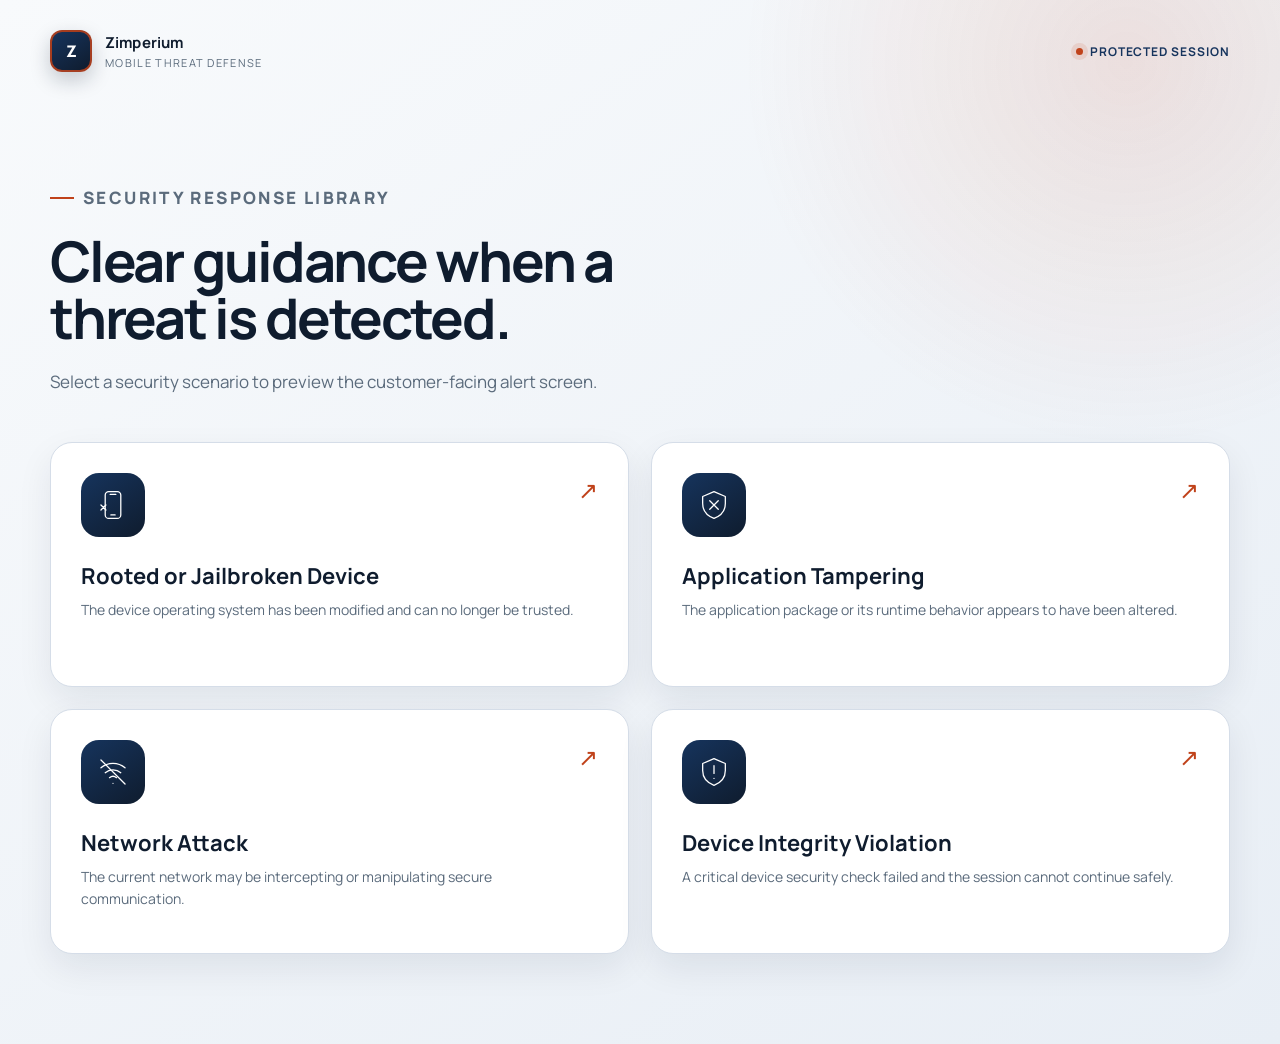
<file: index.html>
<!doctype html>
<html lang="en">
<head>
  <meta charset="utf-8">
  <meta name="viewport" content="width=device-width, initial-scale=1">
  <meta name="theme-color" content="#16345D">
  <title>Zimperium Security Alert Pages</title>
  <link rel="preconnect" href="https://fonts.googleapis.com">
  <link rel="preconnect" href="https://fonts.gstatic.com" crossorigin>
  <link href="https://fonts.googleapis.com/css2?family=Manrope:wght@500;700;800&display=swap" rel="stylesheet">
  <link rel="stylesheet" href="styles.css">
</head>
<body>
  <header class="site-header">
    <a class="brand" href="index.html" aria-label="Zimperium security home">
      <span class="brand-mark" aria-hidden="true">Z</span>
      <span class="brand-copy">
        <strong>Zimperium</strong>
        <span>Mobile Threat Defense</span>
      </span>
    </a>
    <span class="secure-label">Protected session</span>
  </header>

  <main class="gallery-main">
    <section class="gallery-heading">
      <p class="eyebrow">Security response library</p>
      <h1>Clear guidance when a threat is detected.</h1>
      <p>Select a security scenario to preview the customer-facing alert screen.</p>
    </section>

    <section class="gallery-grid" aria-label="Security alert page previews">
      <a class="gallery-card" href="rooted-device.html" target="_blank" rel="noopener">
        <span class="small-icon" aria-hidden="true">
          <svg viewBox="0 0 48 48">
            <rect x="13" y="5" width="22" height="38" rx="5"/>
            <path d="M20 9h8M21 38h6M7 31l7-7M7 24l7 7"/>
          </svg>
        </span>
        <span class="arrow" aria-hidden="true">↗</span>
        <h2>Rooted or Jailbroken Device</h2>
        <p>The device operating system has been modified and can no longer be trusted.</p>
      </a>

      <a class="gallery-card" href="tampering.html" target="_blank" rel="noopener">
        <span class="small-icon" aria-hidden="true">
          <svg viewBox="0 0 48 48">
            <path d="M24 5l16 7v10c0 10-6.7 17.4-16 21-9.3-3.6-16-11-16-21V12l16-7z"/>
            <path d="M18 18l12 12M30 18L18 30"/>
          </svg>
        </span>
        <span class="arrow" aria-hidden="true">↗</span>
        <h2>Application Tampering</h2>
        <p>The application package or its runtime behavior appears to have been altered.</p>
      </a>

      <a class="gallery-card" href="network-attack.html" target="_blank" rel="noopener">
        <span class="small-icon" aria-hidden="true">
          <svg viewBox="0 0 48 48">
            <path d="M7 18a26 26 0 0134 0M13 25a17 17 0 0122 0M19 32a8 8 0 0110 0"/>
            <path d="M24 40h.01M7 7l34 34"/>
          </svg>
        </span>
        <span class="arrow" aria-hidden="true">↗</span>
        <h2>Network Attack</h2>
        <p>The current network may be intercepting or manipulating secure communication.</p>
      </a>

      <a class="gallery-card" href="device-integrity.html" target="_blank" rel="noopener">
        <span class="small-icon" aria-hidden="true">
          <svg viewBox="0 0 48 48">
            <path d="M24 5l16 7v10c0 10-6.7 17.4-16 21-9.3-3.6-16-11-16-21V12l16-7z"/>
            <path d="M24 15v11M24 33h.01"/>
          </svg>
        </span>
        <span class="arrow" aria-hidden="true">↗</span>
        <h2>Device Integrity Violation</h2>
        <p>A critical device security check failed and the session cannot continue safely.</p>
      </a>
    </section>
  </main>
</body>
</html>
</file>
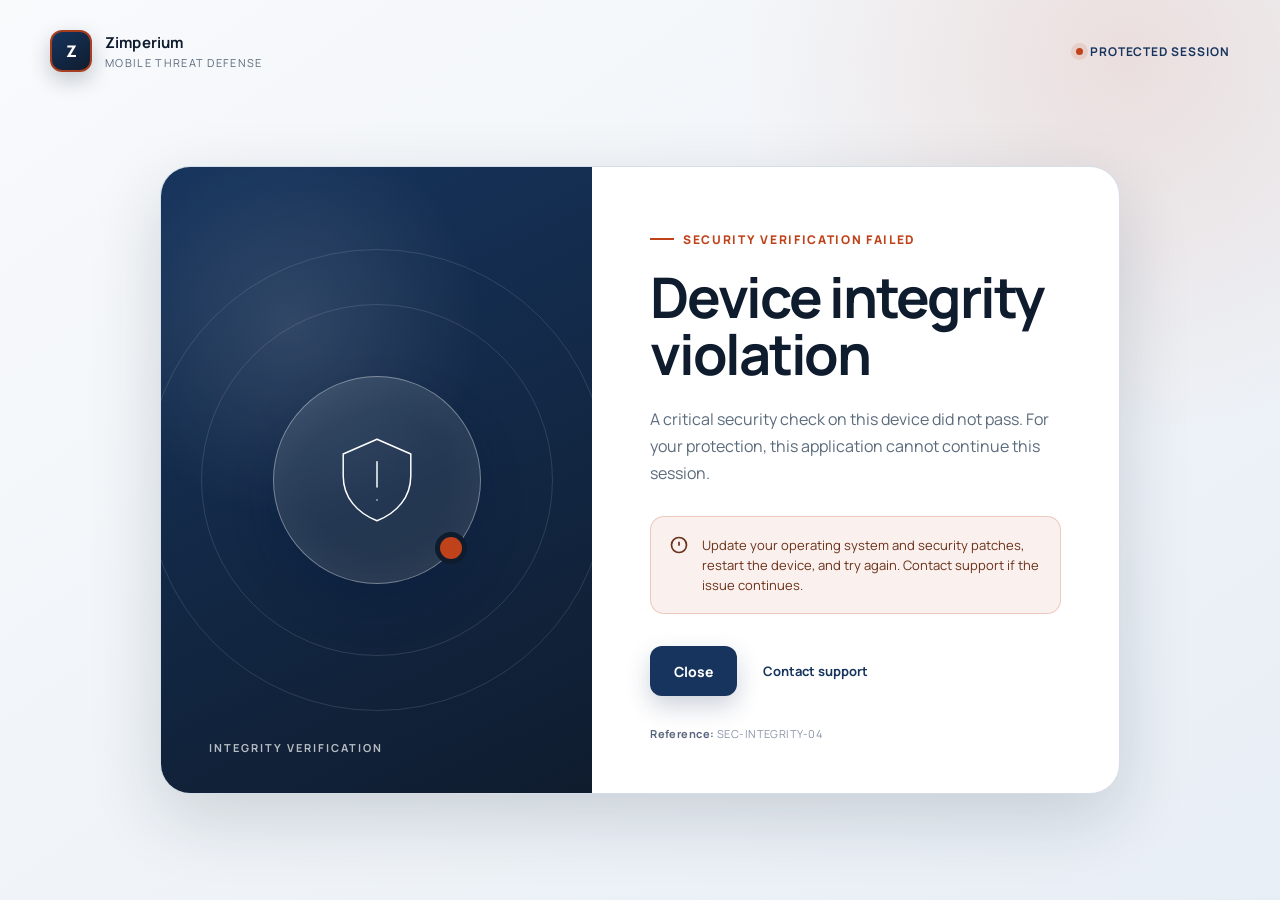
<file: device-integrity.html>
<!doctype html>
<html lang="en">
<head>
  <meta charset="utf-8">
  <meta name="viewport" content="width=device-width, initial-scale=1">
  <meta name="theme-color" content="#16345D">
  <title>Device Integrity Violation | Zimperium</title>
  <link rel="preconnect" href="https://fonts.googleapis.com">
  <link rel="preconnect" href="https://fonts.gstatic.com" crossorigin>
  <link href="https://fonts.googleapis.com/css2?family=Manrope:wght@500;700;800&display=swap" rel="stylesheet">
  <link rel="stylesheet" href="styles.css">
</head>
<body>
  <header class="site-header">
    <a class="brand" href="index.html" aria-label="Back to security alert previews">
      <span class="brand-mark" aria-hidden="true">Z</span>
      <span class="brand-copy">
        <strong>Zimperium</strong>
        <span>Mobile Threat Defense</span>
      </span>
    </a>
    <span class="secure-label">Protected session</span>
  </header>

  <main class="alert-layout">
    <article class="alert-card" aria-labelledby="alert-title">
      <section class="visual-panel" aria-hidden="true">
        <div class="icon-orbit">
          <svg class="threat-icon" viewBox="0 0 120 120">
            <path d="M60 13l39 17v25c0 25-16 43-39 52-23-9-39-27-39-52V30l39-17z"/>
            <path d="M60 39v29M60 83h.01"/>
          </svg>
        </div>
        <span class="visual-caption">Integrity verification</span>
      </section>

      <section class="content-panel">
        <p class="eyebrow">Security verification failed</p>
        <h1 id="alert-title">Device integrity violation</h1>
        <p class="description">A critical security check on this device did not pass. For your protection, this application cannot continue this session.</p>
        <div class="notice">
          <svg viewBox="0 0 24 24" fill="none" stroke="currentColor" stroke-width="2" aria-hidden="true">
            <circle cx="12" cy="12" r="9"/><path d="M12 8v5M12 17h.01"/>
          </svg>
          <span>Update your operating system and security patches, restart the device, and try again. Contact support if the issue continues.</span>
        </div>
        <div class="actions">
          <button class="button" type="button" onclick="window.close()">Close</button>
          <a class="support-link" href="https://www.zimperium.com/support/" target="_blank" rel="noopener">Contact support</a>
        </div>
        <p class="reference"><strong>Reference:</strong> SEC-INTEGRITY-04</p>
      </section>
    </article>
  </main>
</body>
</html>
</file>
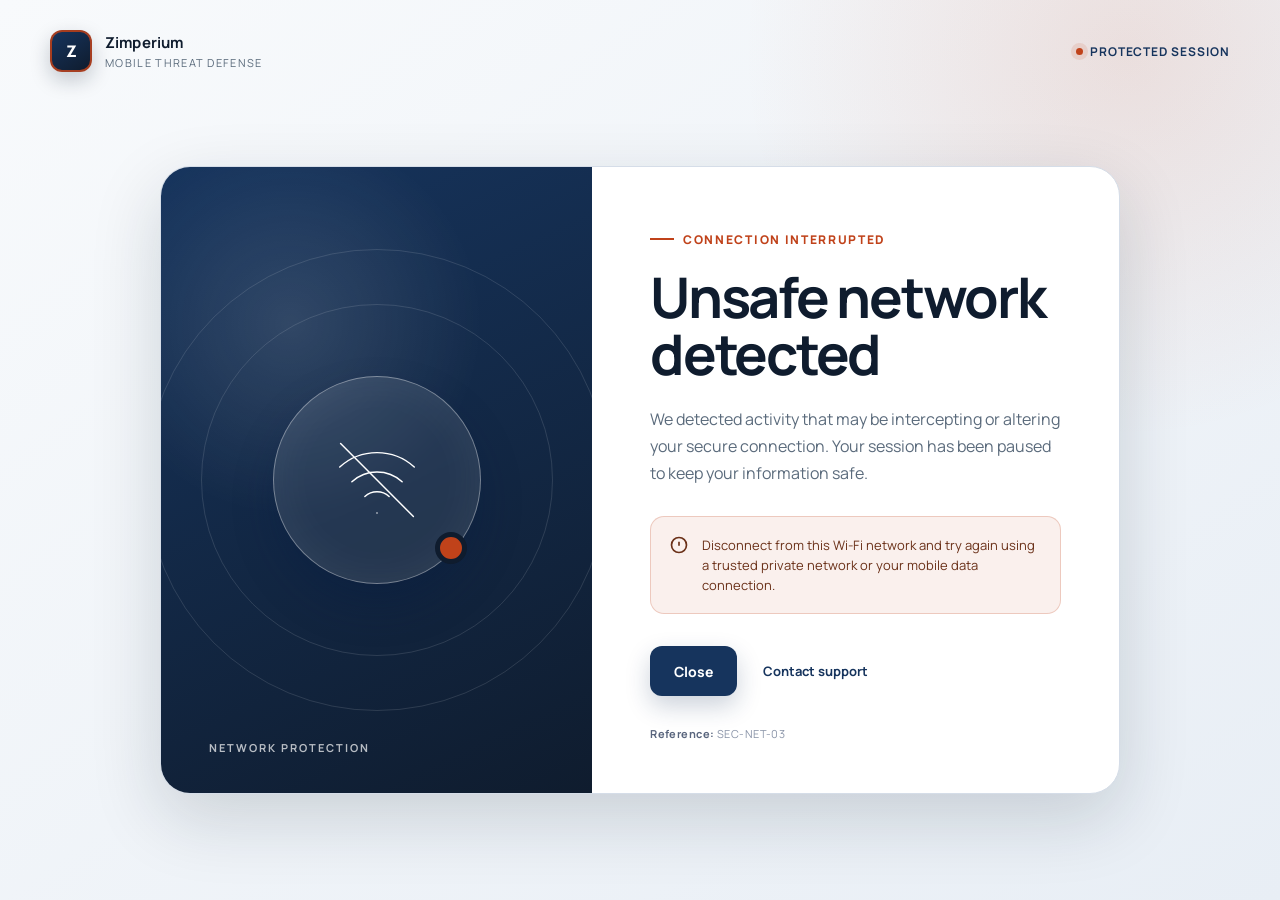
<file: network-attack.html>
<!doctype html>
<html lang="en">
<head>
  <meta charset="utf-8">
  <meta name="viewport" content="width=device-width, initial-scale=1">
  <meta name="theme-color" content="#16345D">
  <title>Unsafe Network Detected | Zimperium</title>
  <link rel="preconnect" href="https://fonts.googleapis.com">
  <link rel="preconnect" href="https://fonts.gstatic.com" crossorigin>
  <link href="https://fonts.googleapis.com/css2?family=Manrope:wght@500;700;800&display=swap" rel="stylesheet">
  <link rel="stylesheet" href="styles.css">
</head>
<body>
  <header class="site-header">
    <a class="brand" href="index.html" aria-label="Back to security alert previews">
      <span class="brand-mark" aria-hidden="true">Z</span>
      <span class="brand-copy">
        <strong>Zimperium</strong>
        <span>Mobile Threat Defense</span>
      </span>
    </a>
    <span class="secure-label">Protected session</span>
  </header>

  <main class="alert-layout">
    <article class="alert-card" aria-labelledby="alert-title">
      <section class="visual-panel" aria-hidden="true">
        <div class="icon-orbit">
          <svg class="threat-icon" viewBox="0 0 120 120">
            <path d="M17 45a64 64 0 0186 0M31 62a43 43 0 0158 0M46 79a21 21 0 0128 0"/>
            <path d="M60 98h.01M18 18l84 84"/>
          </svg>
        </div>
        <span class="visual-caption">Network protection</span>
      </section>

      <section class="content-panel">
        <p class="eyebrow">Connection interrupted</p>
        <h1 id="alert-title">Unsafe network detected</h1>
        <p class="description">We detected activity that may be intercepting or altering your secure connection. Your session has been paused to keep your information safe.</p>
        <div class="notice">
          <svg viewBox="0 0 24 24" fill="none" stroke="currentColor" stroke-width="2" aria-hidden="true">
            <circle cx="12" cy="12" r="9"/><path d="M12 8v5M12 17h.01"/>
          </svg>
          <span>Disconnect from this Wi-Fi network and try again using a trusted private network or your mobile data connection.</span>
        </div>
        <div class="actions">
          <button class="button" type="button" onclick="window.close()">Close</button>
          <a class="support-link" href="https://www.zimperium.com/support/" target="_blank" rel="noopener">Contact support</a>
        </div>
        <p class="reference"><strong>Reference:</strong> SEC-NET-03</p>
      </section>
    </article>
  </main>
</body>
</html>
</file>
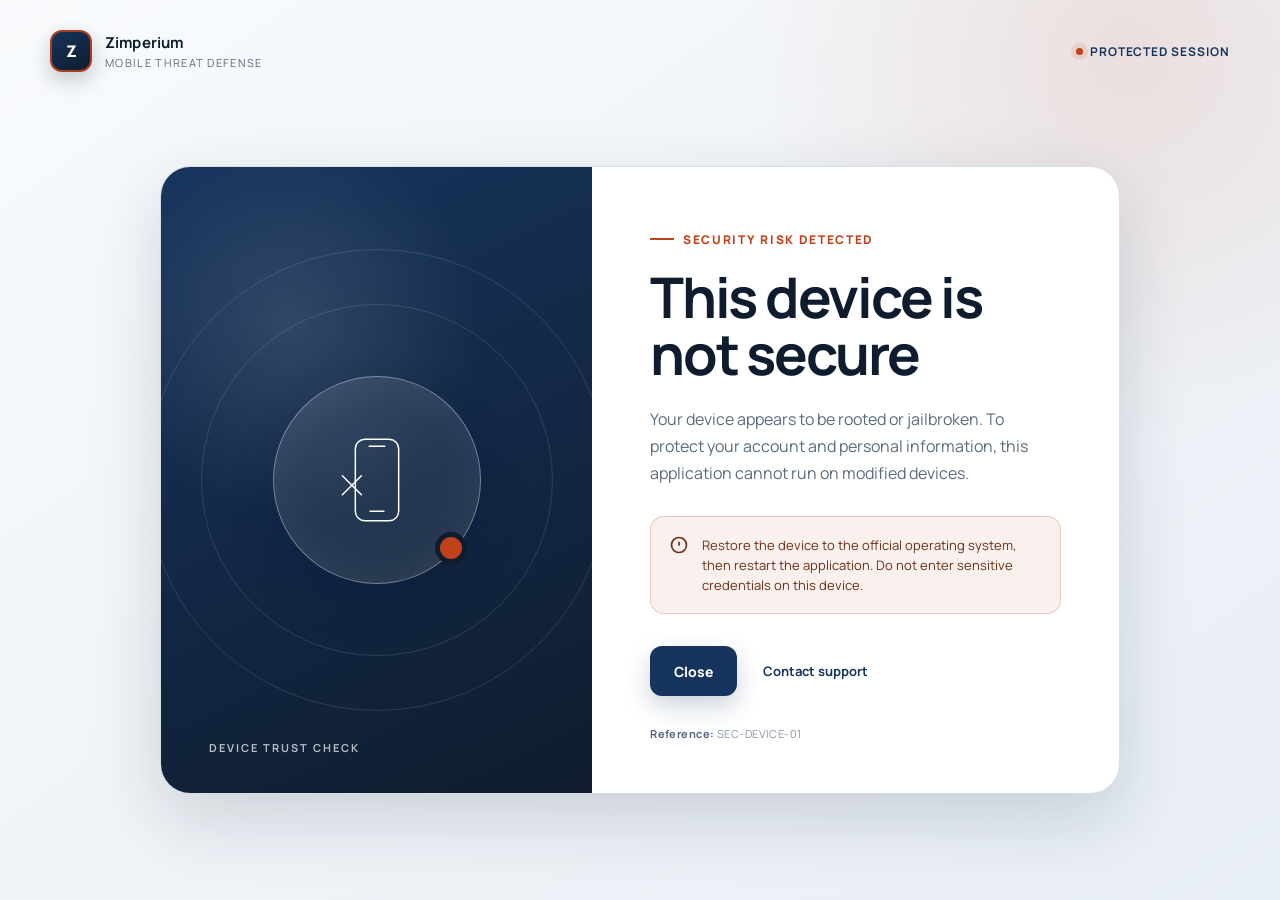
<file: rooted-device.html>
<!doctype html>
<html lang="en">
<head>
  <meta charset="utf-8">
  <meta name="viewport" content="width=device-width, initial-scale=1">
  <meta name="theme-color" content="#16345D">
  <title>Device Security Risk | Zimperium</title>
  <link rel="preconnect" href="https://fonts.googleapis.com">
  <link rel="preconnect" href="https://fonts.gstatic.com" crossorigin>
  <link href="https://fonts.googleapis.com/css2?family=Manrope:wght@500;700;800&display=swap" rel="stylesheet">
  <link rel="stylesheet" href="styles.css">
</head>
<body>
  <header class="site-header">
    <a class="brand" href="index.html" aria-label="Back to security alert previews">
      <span class="brand-mark" aria-hidden="true">Z</span>
      <span class="brand-copy">
        <strong>Zimperium</strong>
        <span>Mobile Threat Defense</span>
      </span>
    </a>
    <span class="secure-label">Protected session</span>
  </header>

  <main class="alert-layout">
    <article class="alert-card" aria-labelledby="alert-title">
      <section class="visual-panel" aria-hidden="true">
        <div class="icon-orbit">
          <svg class="threat-icon" viewBox="0 0 120 120">
            <rect x="35" y="13" width="50" height="94" rx="11"/>
            <path d="M51 21h18M52 96h16M20 77l22-22M20 55l22 22"/>
          </svg>
        </div>
        <span class="visual-caption">Device trust check</span>
      </section>

      <section class="content-panel">
        <p class="eyebrow">Security risk detected</p>
        <h1 id="alert-title">This device is not secure</h1>
        <p class="description">Your device appears to be rooted or jailbroken. To protect your account and personal information, this application cannot run on modified devices.</p>
        <div class="notice">
          <svg viewBox="0 0 24 24" fill="none" stroke="currentColor" stroke-width="2" aria-hidden="true">
            <circle cx="12" cy="12" r="9"/><path d="M12 8v5M12 17h.01"/>
          </svg>
          <span>Restore the device to the official operating system, then restart the application. Do not enter sensitive credentials on this device.</span>
        </div>
        <div class="actions">
          <button class="button" type="button" onclick="window.close()">Close</button>
          <a class="support-link" href="https://www.zimperium.com/support/" target="_blank" rel="noopener">Contact support</a>
        </div>
        <p class="reference"><strong>Reference:</strong> SEC-DEVICE-01</p>
      </section>
    </article>
  </main>
</body>
</html>
</file>
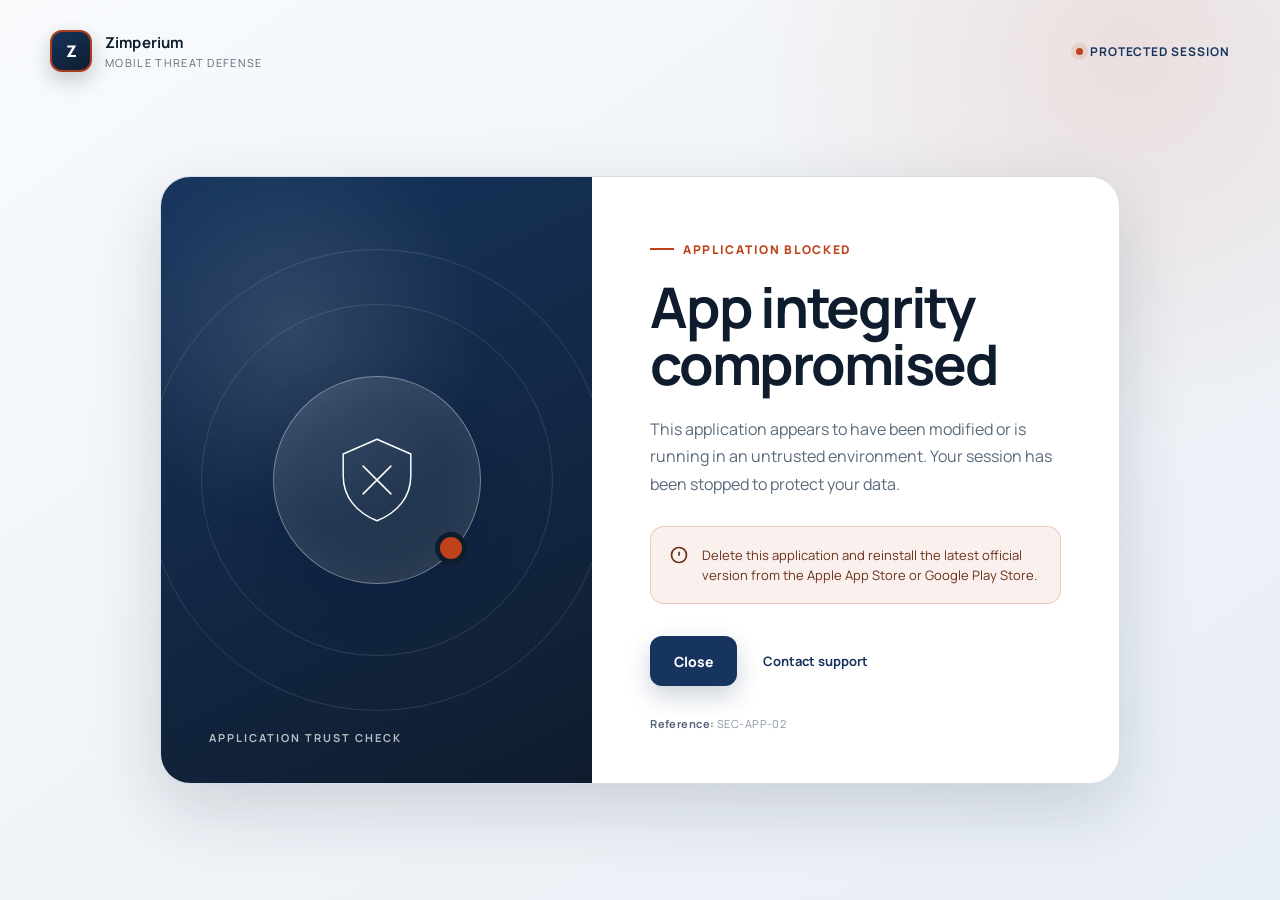
<file: tampering.html>
<!doctype html>
<html lang="en">
<head>
  <meta charset="utf-8">
  <meta name="viewport" content="width=device-width, initial-scale=1">
  <meta name="theme-color" content="#16345D">
  <title>Application Integrity Risk | Zimperium</title>
  <link rel="preconnect" href="https://fonts.googleapis.com">
  <link rel="preconnect" href="https://fonts.gstatic.com" crossorigin>
  <link href="https://fonts.googleapis.com/css2?family=Manrope:wght@500;700;800&display=swap" rel="stylesheet">
  <link rel="stylesheet" href="styles.css">
</head>
<body>
  <header class="site-header">
    <a class="brand" href="index.html" aria-label="Back to security alert previews">
      <span class="brand-mark" aria-hidden="true">Z</span>
      <span class="brand-copy">
        <strong>Zimperium</strong>
        <span>Mobile Threat Defense</span>
      </span>
    </a>
    <span class="secure-label">Protected session</span>
  </header>

  <main class="alert-layout">
    <article class="alert-card" aria-labelledby="alert-title">
      <section class="visual-panel" aria-hidden="true">
        <div class="icon-orbit">
          <svg class="threat-icon" viewBox="0 0 120 120">
            <path d="M60 13l39 17v25c0 25-16 43-39 52-23-9-39-27-39-52V30l39-17z"/>
            <path d="M44 44l32 32M76 44L44 76"/>
          </svg>
        </div>
        <span class="visual-caption">Application trust check</span>
      </section>

      <section class="content-panel">
        <p class="eyebrow">Application blocked</p>
        <h1 id="alert-title">App integrity compromised</h1>
        <p class="description">This application appears to have been modified or is running in an untrusted environment. Your session has been stopped to protect your data.</p>
        <div class="notice">
          <svg viewBox="0 0 24 24" fill="none" stroke="currentColor" stroke-width="2" aria-hidden="true">
            <circle cx="12" cy="12" r="9"/><path d="M12 8v5M12 17h.01"/>
          </svg>
          <span>Delete this application and reinstall the latest official version from the Apple App Store or Google Play Store.</span>
        </div>
        <div class="actions">
          <button class="button" type="button" onclick="window.close()">Close</button>
          <a class="support-link" href="https://www.zimperium.com/support/" target="_blank" rel="noopener">Contact support</a>
        </div>
        <p class="reference"><strong>Reference:</strong> SEC-APP-02</p>
      </section>
    </article>
  </main>
</body>
</html>
</file>
<file: styles.css>
:root {
  --zim-navy: #16345d;
  --zim-deep: #0f1c2e;
  --zim-red: #c0421a;
  --zim-soft: #f4f7fb;
  --zim-border: #d5dde8;
  --ink: #0f1c2e;
  --muted: #5b6b7c;
  --danger: #c0421a;
  --surface: #ffffff;
  --shadow: 0 24px 70px rgba(15, 28, 46, 0.16);
}

* {
  box-sizing: border-box;
}

html {
  min-height: 100%;
  background: var(--zim-soft);
}

body {
  min-height: 100vh;
  margin: 0;
  color: var(--ink);
  font-family: Manrope, "Avenir Next", "Segoe UI", sans-serif;
  background:
    radial-gradient(circle at 88% 6%, rgba(192, 66, 26, 0.12), transparent 24rem),
    linear-gradient(145deg, #f8fafc 0%, #e8eef5 100%);
}

body::before {
  position: fixed;
  inset: 0;
  z-index: -1;
  content: "";
  background-image:
    linear-gradient(rgba(22, 52, 93, 0.04) 1px, transparent 1px),
    linear-gradient(90deg, rgba(22, 52, 93, 0.04) 1px, transparent 1px);
  background-size: 28px 28px;
  mask-image: linear-gradient(to bottom, black, transparent 72%);
}

a {
  color: inherit;
}

.site-header {
  display: flex;
  align-items: center;
  justify-content: space-between;
  width: min(1180px, calc(100% - 40px));
  margin: 0 auto;
  padding: 30px 0;
}

.brand {
  display: inline-flex;
  align-items: center;
  gap: 13px;
  color: var(--zim-deep);
  text-decoration: none;
}

.brand-mark {
  display: grid;
  width: 42px;
  height: 42px;
  place-items: center;
  color: white;
  font-size: 16px;
  font-weight: 800;
  letter-spacing: -0.02em;
  border: 2px solid rgba(192, 66, 26, 0.85);
  border-radius: 12px;
  background: linear-gradient(145deg, var(--zim-navy), var(--zim-deep));
  box-shadow: 0 8px 20px rgba(15, 28, 46, 0.22);
}

.brand-copy strong,
.brand-copy span {
  display: block;
}

.brand-copy strong {
  font-size: 15px;
  letter-spacing: 0.01em;
}

.brand-copy span {
  margin-top: 2px;
  color: var(--muted);
  font-size: 11px;
  letter-spacing: 0.12em;
  text-transform: uppercase;
}

.secure-label {
  display: inline-flex;
  align-items: center;
  gap: 7px;
  color: var(--zim-navy);
  font-size: 12px;
  font-weight: 700;
  letter-spacing: 0.08em;
  text-transform: uppercase;
}

.secure-label::before {
  width: 7px;
  height: 7px;
  content: "";
  border-radius: 50%;
  background: var(--zim-red);
  box-shadow: 0 0 0 5px rgba(192, 66, 26, 0.12);
}

.alert-layout {
  display: grid;
  min-height: calc(100vh - 112px);
  width: min(1180px, calc(100% - 40px));
  margin: 0 auto;
  padding: 40px 0 72px;
  place-items: center;
}

.alert-card {
  position: relative;
  display: grid;
  grid-template-columns: minmax(280px, 0.9fr) minmax(340px, 1.1fr);
  width: min(960px, 100%);
  overflow: hidden;
  border: 1px solid var(--zim-border);
  border-radius: 30px;
  background: var(--surface);
  box-shadow: var(--shadow);
}

.visual-panel {
  position: relative;
  display: grid;
  min-height: 540px;
  padding: 48px;
  overflow: hidden;
  place-items: center;
  color: white;
  background:
    radial-gradient(circle at 30% 25%, rgba(255, 255, 255, 0.12), transparent 12rem),
    linear-gradient(155deg, var(--zim-navy), var(--zim-deep));
}

.visual-panel::before,
.visual-panel::after {
  position: absolute;
  content: "";
  border: 1px solid rgba(255, 255, 255, 0.12);
  border-radius: 50%;
}

.visual-panel::before {
  width: 350px;
  height: 350px;
}

.visual-panel::after {
  width: 460px;
  height: 460px;
}

.icon-orbit {
  position: relative;
  z-index: 1;
  display: grid;
  width: 208px;
  height: 208px;
  place-items: center;
  border: 1px solid rgba(255, 255, 255, 0.38);
  border-radius: 50%;
  background: rgba(255, 255, 255, 0.08);
  box-shadow:
    inset 0 0 50px rgba(255, 255, 255, 0.06),
    0 22px 40px rgba(2, 25, 66, 0.28);
  backdrop-filter: blur(8px);
}

.icon-orbit::after {
  position: absolute;
  right: 13px;
  bottom: 19px;
  width: 22px;
  height: 22px;
  content: "";
  border: 5px solid var(--zim-deep);
  border-radius: 50%;
  background: var(--zim-red);
}

.threat-icon {
  width: 104px;
  height: 104px;
  stroke: currentColor;
  stroke-width: 1.7;
  stroke-linecap: round;
  stroke-linejoin: round;
  fill: none;
}

.visual-caption {
  position: absolute;
  bottom: 38px;
  left: 48px;
  z-index: 1;
  color: rgba(255, 255, 255, 0.7);
  font-size: 11px;
  font-weight: 700;
  letter-spacing: 0.18em;
  text-transform: uppercase;
}

.content-panel {
  display: flex;
  min-height: 540px;
  padding: 64px 58px 52px;
  flex-direction: column;
  justify-content: center;
}

.eyebrow {
  display: inline-flex;
  align-items: center;
  gap: 9px;
  margin: 0 0 20px;
  color: var(--danger);
  font-size: 12px;
  font-weight: 800;
  letter-spacing: 0.14em;
  text-transform: uppercase;
}

.eyebrow::before {
  width: 24px;
  height: 2px;
  content: "";
  background: var(--danger);
}

h1 {
  max-width: 520px;
  margin: 0;
  color: var(--zim-deep);
  font-size: clamp(36px, 5vw, 56px);
  line-height: 1.02;
  letter-spacing: -0.04em;
}

.description {
  max-width: 520px;
  margin: 24px 0 0;
  color: var(--muted);
  font-size: 16px;
  line-height: 1.7;
}

.notice {
  display: flex;
  gap: 13px;
  margin-top: 28px;
  padding: 18px;
  color: #6a3018;
  font-size: 13px;
  line-height: 1.55;
  border: 1px solid rgba(192, 66, 26, 0.22);
  border-radius: 14px;
  background: rgba(192, 66, 26, 0.08);
}

.notice svg {
  width: 20px;
  min-width: 20px;
  height: 20px;
}

.actions {
  display: flex;
  align-items: center;
  gap: 14px;
  margin-top: 32px;
}

.button {
  display: inline-flex;
  min-height: 50px;
  padding: 0 24px;
  align-items: center;
  justify-content: center;
  border: 0;
  border-radius: 12px;
  color: white;
  font: inherit;
  font-size: 14px;
  font-weight: 750;
  text-decoration: none;
  background: var(--zim-navy);
  box-shadow: 0 10px 24px rgba(22, 52, 93, 0.22);
  cursor: pointer;
  transition: transform 160ms ease, box-shadow 160ms ease;
}

.button:hover {
  transform: translateY(-2px);
  box-shadow: 0 14px 28px rgba(22, 52, 93, 0.3);
}

.support-link {
  padding: 12px;
  color: var(--zim-navy);
  font-size: 13px;
  font-weight: 700;
  text-decoration: none;
}

.support-link:hover {
  text-decoration: underline;
}

.reference {
  margin: 30px 0 0;
  color: #8a94a8;
  font-size: 11px;
  letter-spacing: 0.04em;
}

.reference strong {
  color: #59657d;
}

.gallery-main {
  width: min(1180px, calc(100% - 40px));
  margin: 0 auto;
  padding: 60px 0 90px;
}

.gallery-heading {
  max-width: 720px;
}

.gallery-heading h1 {
  max-width: none;
}

.gallery-heading p {
  margin-top: 22px;
  color: var(--muted);
  font-size: 17px;
  line-height: 1.65;
}

.gallery-grid {
  display: grid;
  grid-template-columns: repeat(2, 1fr);
  gap: 22px;
  margin-top: 46px;
}

.gallery-card {
  position: relative;
  display: flex;
  min-height: 245px;
  padding: 30px;
  overflow: hidden;
  flex-direction: column;
  border: 1px solid var(--zim-border);
  border-radius: 22px;
  text-decoration: none;
  background: white;
  box-shadow: 0 14px 35px rgba(15, 28, 46, 0.08);
  transition: transform 180ms ease, box-shadow 180ms ease;
}

.gallery-card:hover {
  transform: translateY(-4px);
  box-shadow: 0 20px 42px rgba(15, 28, 46, 0.14);
}

.gallery-card .small-icon {
  display: grid;
  width: 64px;
  height: 64px;
  place-items: center;
  color: white;
  border-radius: 18px;
  background: linear-gradient(145deg, var(--zim-navy), var(--zim-deep));
}

.gallery-card .small-icon svg {
  width: 34px;
  height: 34px;
  stroke: currentColor;
  stroke-width: 1.8;
  fill: none;
  stroke-linecap: round;
  stroke-linejoin: round;
}

.gallery-card h2 {
  margin: 24px 0 8px;
  color: var(--zim-deep);
  font-size: 22px;
}

.gallery-card p {
  margin: 0;
  color: var(--muted);
  font-size: 14px;
  line-height: 1.55;
}

.gallery-card .arrow {
  position: absolute;
  top: 30px;
  right: 30px;
  color: var(--zim-red);
  font-size: 24px;
}

@media (max-width: 760px) {
  .site-header {
    width: min(100% - 28px, 1180px);
    padding: 20px 0;
  }

  .secure-label {
    display: none;
  }

  .alert-layout {
    width: min(100% - 28px, 1180px);
    padding: 12px 0 40px;
  }

  .alert-card {
    grid-template-columns: 1fr;
    border-radius: 22px;
  }

  .visual-panel {
    min-height: 275px;
    padding: 30px;
  }

  .icon-orbit {
    width: 150px;
    height: 150px;
  }

  .threat-icon {
    width: 76px;
    height: 76px;
  }

  .visual-caption {
    bottom: 22px;
    left: 28px;
  }

  .content-panel {
    min-height: auto;
    padding: 40px 28px 34px;
  }

  h1 {
    font-size: 38px;
  }

  .actions {
    align-items: stretch;
    flex-direction: column;
  }

  .gallery-main {
    width: min(100% - 28px, 1180px);
    padding: 36px 0 60px;
  }

  .gallery-grid {
    grid-template-columns: 1fr;
  }
}
</file>
